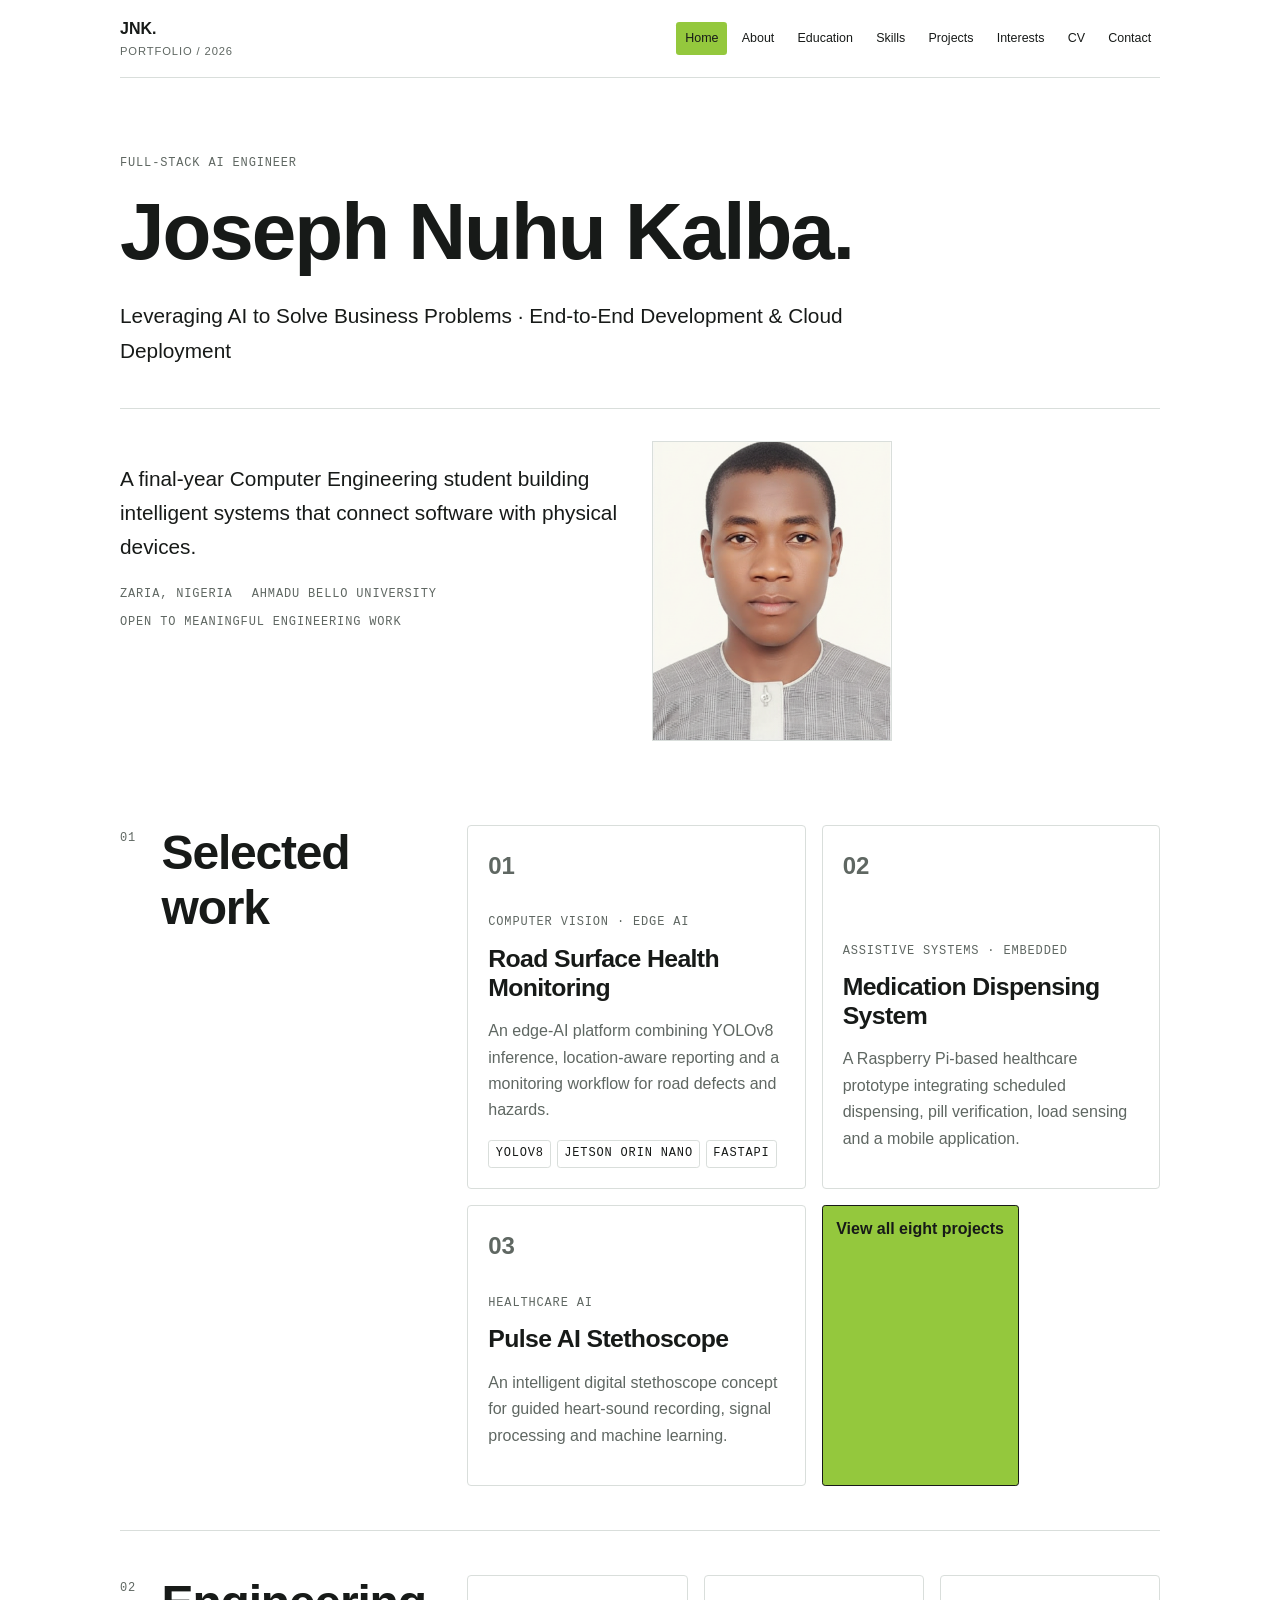
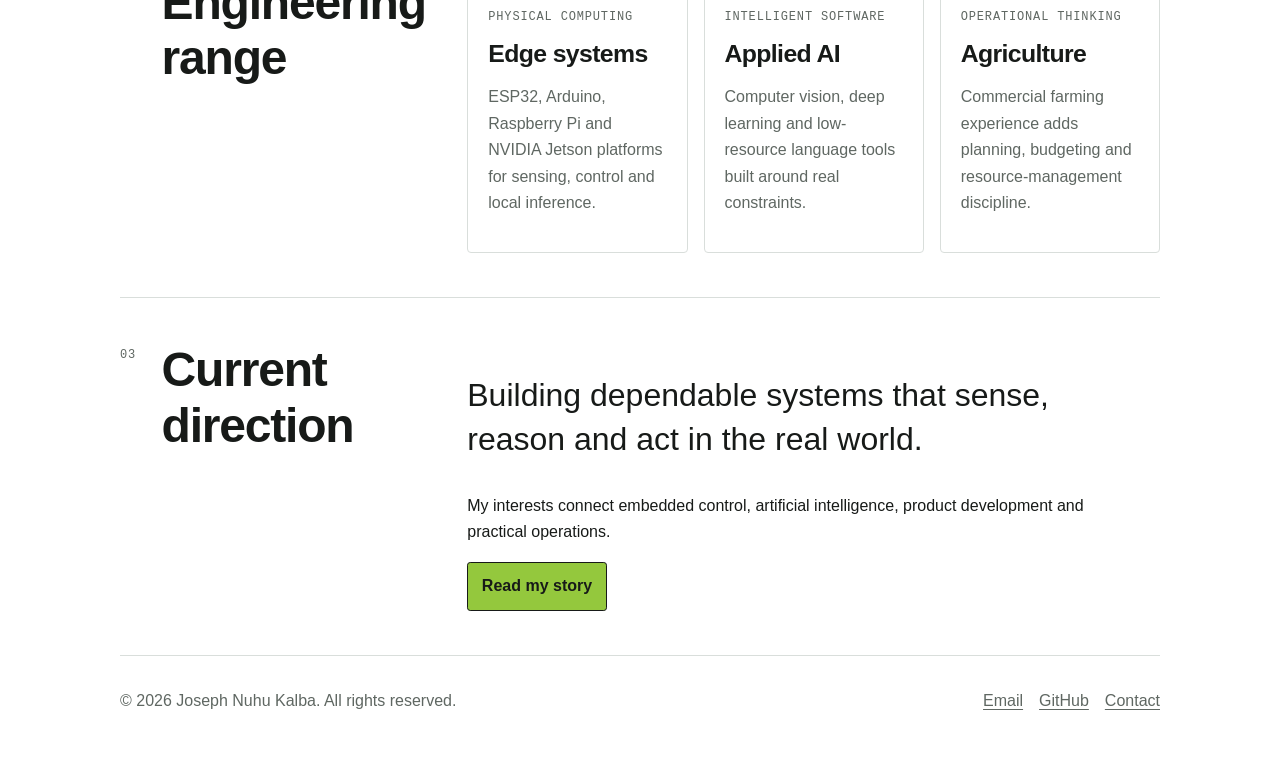
<file: index.html>
<!doctype html>
<html lang="en">
<head>
  <meta charset="utf-8">
  <meta name="viewport" content="width=device-width, initial-scale=1">
  <meta name="description" content="Portfolio of Joseph Nuhu Kalba, a future Computer Engineer building intelligent software and physical systems.">
  <title>Joseph Nuhu Kalba | Computer Engineering Portfolio</title>
  <link rel="icon" href="assets/images/favicon.svg" type="image/svg+xml"><link rel="stylesheet" href="assets/css/style.css">
  <script type="application/ld+json">{"@context":"https://schema.org","@type":"ProfilePage","mainEntity":{"@type":"Person","name":"Joseph Nuhu Kalba","email":"mailto:njkalba@engineering.abu.edu.ng","url":"https://nujoka1.github.io/joseph-kalba-portfolio/","sameAs":["https://github.com/nujoka1","https://www.linkedin.com/in/nujoka/"],"homeLocation":{"@type":"Place","name":"Zaria, Kaduna State, Nigeria"},"affiliation":{"@type":"EducationalOrganization","name":"Ahmadu Bello University, Zaria"}}}</script>
</head>
<body>
  <a class="skip-link" href="#main-content">Skip to main content</a>
  <header class="site-header"><a class="brand" href="index.html">JNK.<span>Portfolio / 2026</span></a><nav class="site-nav" aria-label="Primary navigation"><ul><li><a href="index.html" aria-current="page">Home</a></li><li><a href="about.html">About</a></li><li><a href="education.html">Education</a></li><li><a href="skills.html">Skills</a></li><li><a href="projects.html">Projects</a></li><li><a href="hobbies.html">Interests</a></li><li><a href="cv.html">CV</a></li><li><a href="contact.html">Contact</a></li></ul></nav></header>
  <main id="main-content">
    <section class="hero"><div><p class="eyebrow">Full-Stack AI Engineer</p><h1>Joseph Nuhu Kalba.</h1><p class="hero-copy">Leveraging AI to Solve Business Problems · End-to-End Development &amp; Cloud Deployment</p></div><div class="hero-bottom"><div><p class="hero-copy">A final-year Computer Engineering student building intelligent systems that connect software with physical devices.</p><div class="hero-meta meta"><span>Zaria, Nigeria</span><span>Ahmadu Bello University</span><span>Open to meaningful engineering work</span></div></div><img class="profile-portrait" src="assets/images/joseph-nuhu-kalba.png" alt="Portrait of Joseph Nuhu Kalba"></div></section>
    <section class="section"><div class="section-heading"><span class="section-index">01</span><h2>Selected work</h2></div><div class="project-grid"><article class="project-card"><span class="number">01</span><div><p class="meta">Computer vision · Edge AI</p><h3>Road Surface Health Monitoring</h3><p>An edge-AI platform combining YOLOv8 inference, location-aware reporting and a monitoring workflow for road defects and hazards.</p><div class="tags"><span class="tag">YOLOv8</span><span class="tag">Jetson Orin Nano</span><span class="tag">FastAPI</span></div></div></article><article class="project-card"><span class="number">02</span><div><p class="meta">Assistive systems · Embedded</p><h3>Medication Dispensing System</h3><p>A Raspberry Pi-based healthcare prototype integrating scheduled dispensing, pill verification, load sensing and a mobile application.</p></div></article><article class="project-card"><span class="number">03</span><div><p class="meta">Healthcare AI</p><h3>Pulse AI Stethoscope</h3><p>An intelligent digital stethoscope concept for guided heart-sound recording, signal processing and machine learning.</p></div></article><a class="button" href="projects.html">View all eight projects</a></div></section>
    <section class="section"><div class="section-heading"><span class="section-index">02</span><h2>Engineering range</h2></div><div class="grid-3"><article class="card"><p class="meta">Physical computing</p><h3>Edge systems</h3><p>ESP32, Arduino, Raspberry Pi and NVIDIA Jetson platforms for sensing, control and local inference.</p></article><article class="card"><p class="meta">Intelligent software</p><h3>Applied AI</h3><p>Computer vision, deep learning and low-resource language tools built around real constraints.</p></article><article class="card"><p class="meta">Operational thinking</p><h3>Agriculture</h3><p>Commercial farming experience adds planning, budgeting and resource-management discipline.</p></article></div></section>
    <section class="section"><div class="section-heading"><span class="section-index">03</span><h2>Current direction</h2></div><div><p class="statement">Building dependable systems that sense, reason and act in the real world.</p><p>My interests connect embedded control, artificial intelligence, product development and practical operations.</p><a class="button" href="about.html">Read my story</a></div></section>
  </main>
  <footer class="site-footer"><p>© 2026 Joseph Nuhu Kalba. All rights reserved.</p><div class="footer-links"><a href="mailto:njkalba@engineering.abu.edu.ng">Email</a><a href="https://github.com/nujoka1">GitHub</a><a href="contact.html">Contact</a></div></footer>
</body>
</html>
</file>
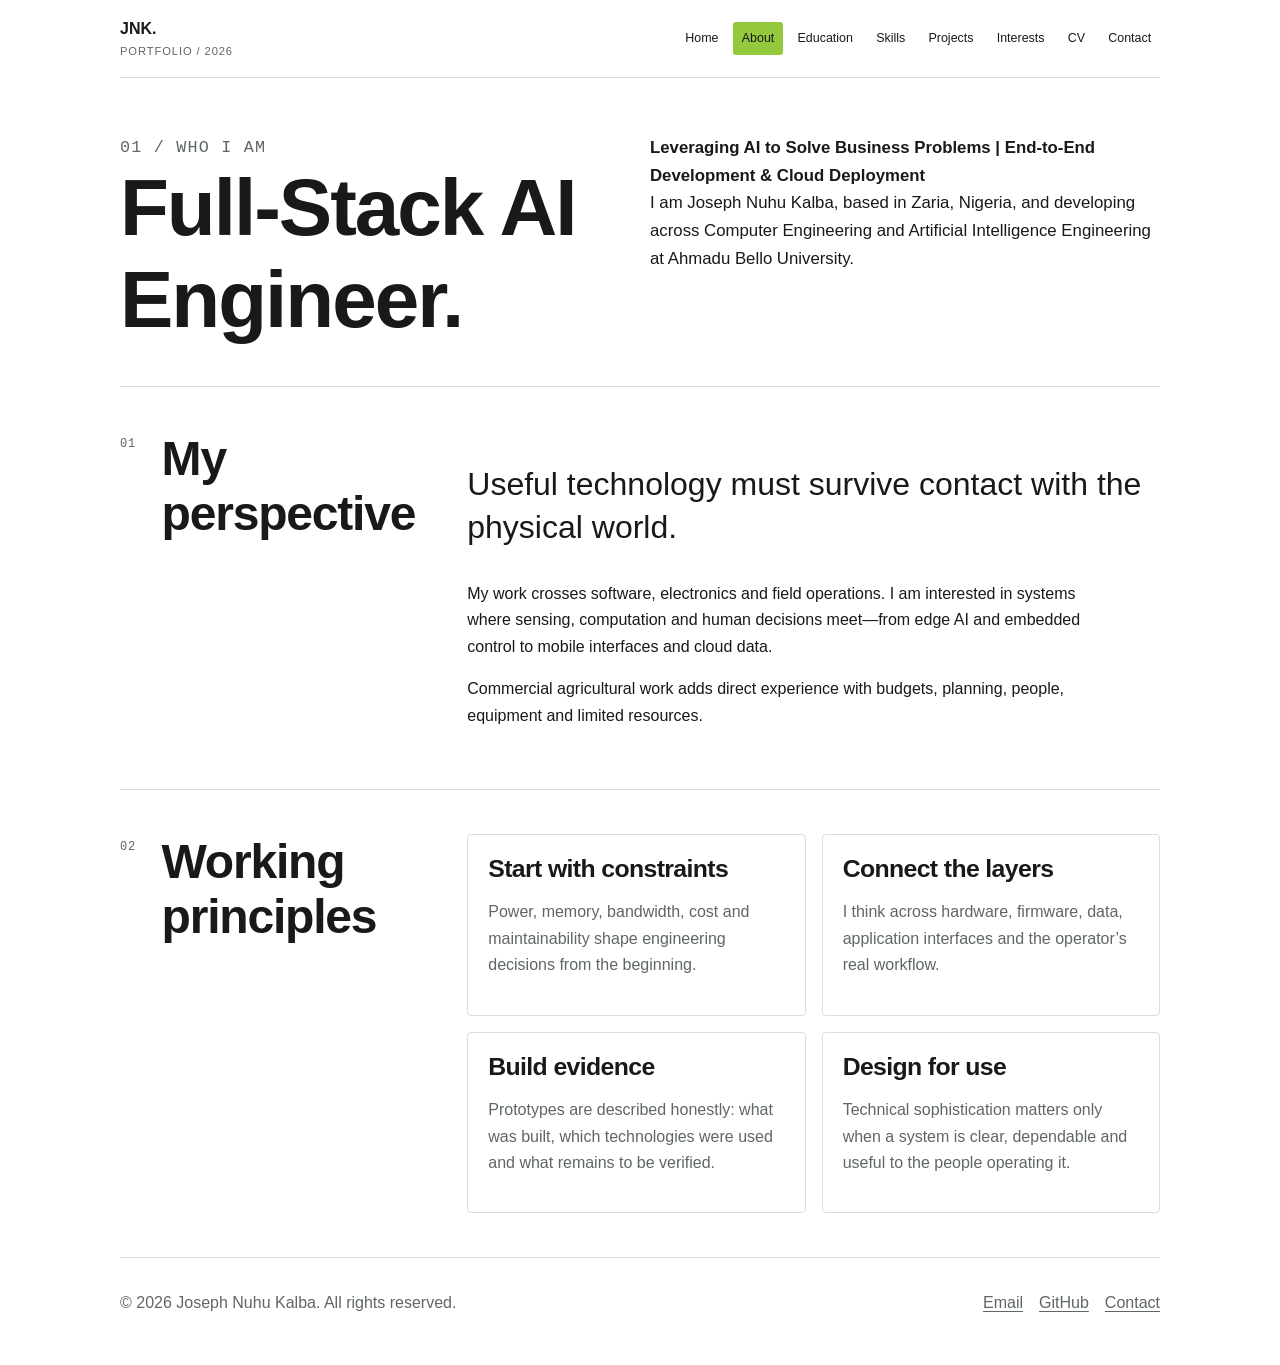
<file: about.html>
<!doctype html>
<html lang="en"><head><meta charset="utf-8"><meta name="viewport" content="width=device-width, initial-scale=1"><meta name="description" content="About Joseph Nuhu Kalba and his approach to computer engineering, AI and physical systems."><title>About Me | Joseph Nuhu Kalba</title><link rel="icon" href="assets/images/favicon.svg" type="image/svg+xml"><link rel="stylesheet" href="assets/css/style.css"><script type="application/ld+json">{"@context":"https://schema.org","@type":"ProfilePage","name":"About Joseph Nuhu Kalba","mainEntity":{"@type":"Person","name":"Joseph Nuhu Kalba","jobTitle":"Computer Engineering Student","description":"Engineer and builder working where intelligent software meets physical systems."}}</script></head>
<body><a class="skip-link" href="#main-content">Skip to main content</a><header class="site-header"><a class="brand" href="index.html">JNK.<span>Portfolio / 2026</span></a><nav class="site-nav" aria-label="Primary navigation"><ul><li><a href="index.html">Home</a></li><li><a href="about.html" aria-current="page">About</a></li><li><a href="education.html">Education</a></li><li><a href="skills.html">Skills</a></li><li><a href="projects.html">Projects</a></li><li><a href="hobbies.html">Interests</a></li><li><a href="cv.html">CV</a></li><li><a href="contact.html">Contact</a></li></ul></nav></header>
<main id="main-content"><header class="page-intro"><div><p class="eyebrow">01 / Who I am</p><h1>Full-Stack AI Engineer.</h1></div><p><strong>Leveraging AI to Solve Business Problems | End-to-End Development &amp; Cloud Deployment</strong><br>I am Joseph Nuhu Kalba, based in Zaria, Nigeria, and developing across Computer Engineering and Artificial Intelligence Engineering at Ahmadu Bello University.</p></header>
<section class="section"><div class="section-heading"><span class="section-index">01</span><h2>My perspective</h2></div><div><p class="statement">Useful technology must survive contact with the physical world.</p><p>My work crosses software, electronics and field operations. I am interested in systems where sensing, computation and human decisions meet—from edge AI and embedded control to mobile interfaces and cloud data.</p><p>Commercial agricultural work adds direct experience with budgets, planning, people, equipment and limited resources.</p></div></section>
<section class="section"><div class="section-heading"><span class="section-index">02</span><h2>Working principles</h2></div><div class="grid-2"><article class="card"><h3>Start with constraints</h3><p>Power, memory, bandwidth, cost and maintainability shape engineering decisions from the beginning.</p></article><article class="card"><h3>Connect the layers</h3><p>I think across hardware, firmware, data, application interfaces and the operator’s real workflow.</p></article><article class="card"><h3>Build evidence</h3><p>Prototypes are described honestly: what was built, which technologies were used and what remains to be verified.</p></article><article class="card"><h3>Design for use</h3><p>Technical sophistication matters only when a system is clear, dependable and useful to the people operating it.</p></article></div></section></main>
<footer class="site-footer"><p>© 2026 Joseph Nuhu Kalba. All rights reserved.</p><div class="footer-links"><a href="mailto:njkalba@engineering.abu.edu.ng">Email</a><a href="https://github.com/nujoka1">GitHub</a><a href="contact.html">Contact</a></div></footer></body></html>
</file>
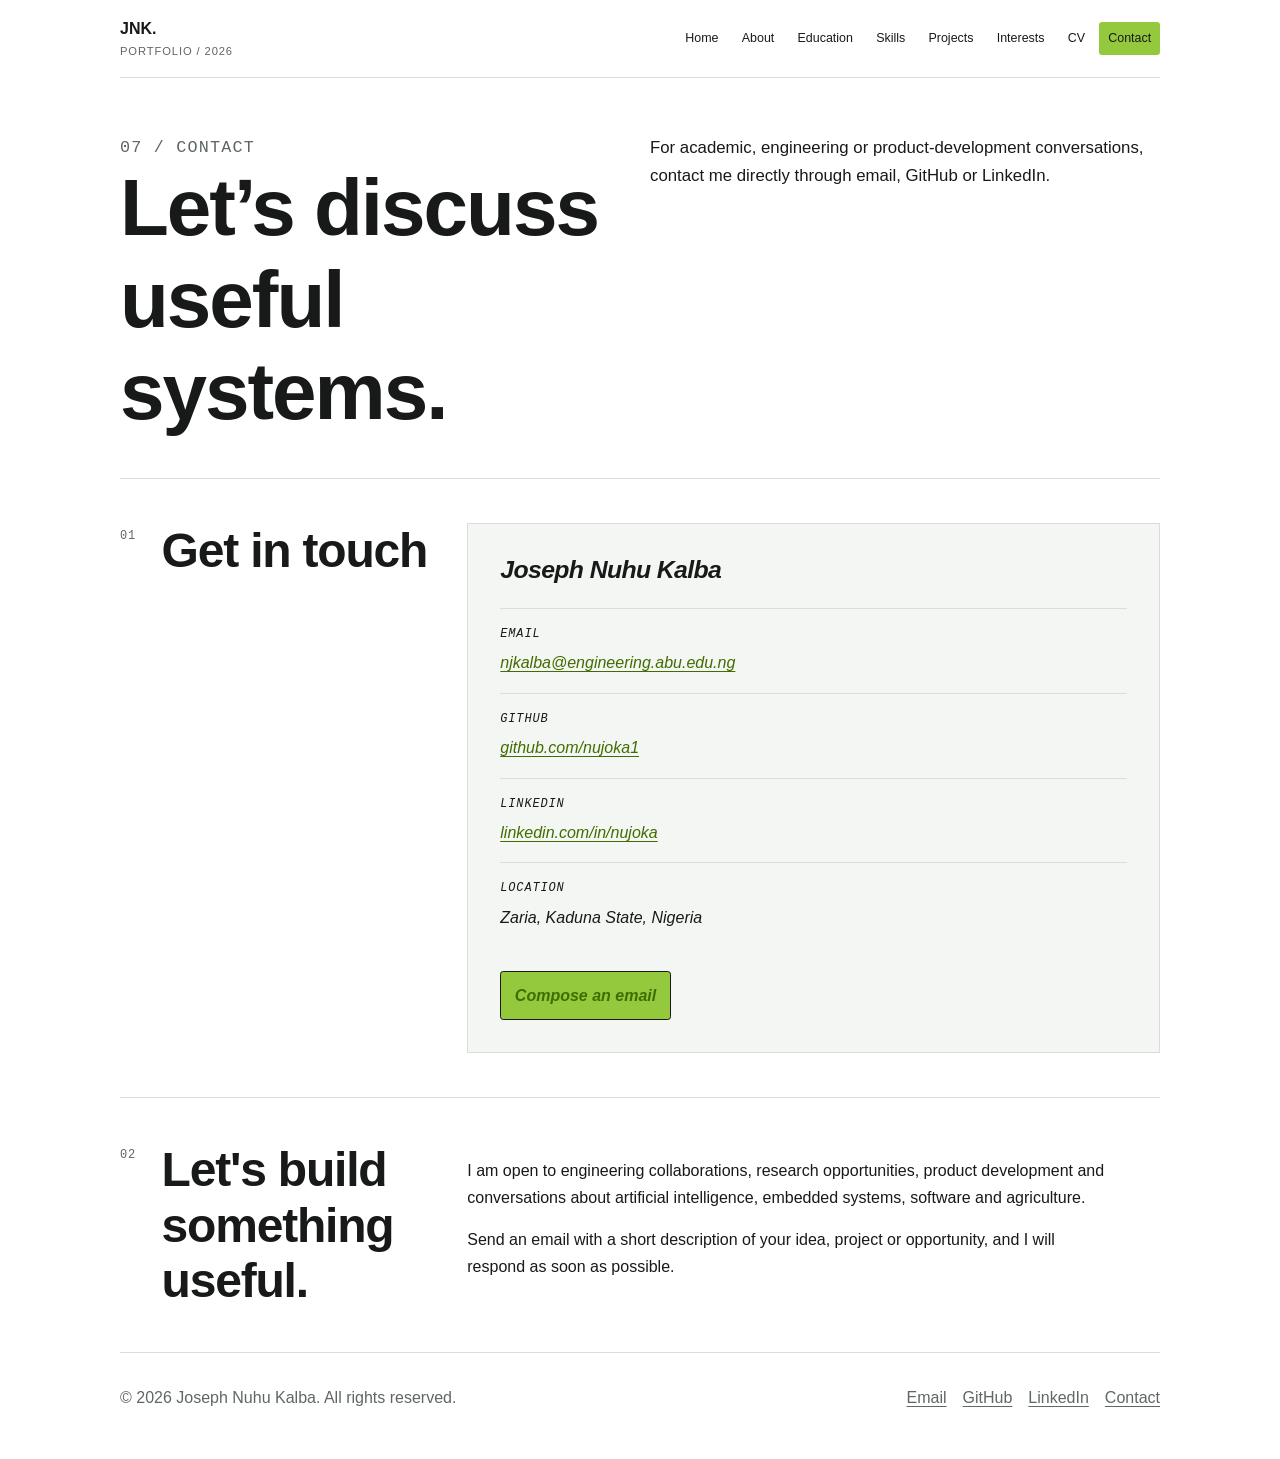
<file: contact.html>
<!doctype html>
<html lang="en">
<head>
  <meta charset="utf-8">
  <meta name="viewport" content="width=device-width, initial-scale=1">
  <meta name="description" content="Contact Joseph Nuhu Kalba for computer engineering, AI and embedded-systems conversations.">
  <title>Contact Me | Joseph Nuhu Kalba</title>
  <link rel="icon" href="assets/images/favicon.svg" type="image/svg+xml">
  <link rel="stylesheet" href="assets/css/style.css">
  <script type="application/ld+json">{"@context":"https://schema.org","@type":"ContactPage","name":"Contact Joseph Nuhu Kalba","mainEntity":{"@type":"Person","name":"Joseph Nuhu Kalba","email":"mailto:njkalba@engineering.abu.edu.ng","sameAs":["https://github.com/nujoka1","https://www.linkedin.com/in/nujoka/"]}}</script>
</head>
<body>
  <a class="skip-link" href="#main-content">Skip to main content</a>
  <header class="site-header"><a class="brand" href="index.html">JNK.<span>Portfolio / 2026</span></a><nav class="site-nav" aria-label="Primary navigation"><ul><li><a href="index.html">Home</a></li><li><a href="about.html">About</a></li><li><a href="education.html">Education</a></li><li><a href="skills.html">Skills</a></li><li><a href="projects.html">Projects</a></li><li><a href="hobbies.html">Interests</a></li><li><a href="cv.html">CV</a></li><li><a href="contact.html" aria-current="page">Contact</a></li></ul></nav></header>
  <main id="main-content">
    <header class="page-intro"><div><p class="eyebrow">07 / Contact</p><h1>Let’s discuss useful systems.</h1></div><p>For academic, engineering or product-development conversations, contact me directly through email, GitHub or LinkedIn.</p></header>
    <section class="section"><div class="section-heading"><span class="section-index">01</span><h2>Get in touch</h2></div><address class="contact-panel"><h3>Joseph Nuhu Kalba</h3><ul class="contact-list"><li><span class="meta">Email</span><a href="mailto:njkalba@engineering.abu.edu.ng">njkalba@engineering.abu.edu.ng</a></li><li><span class="meta">GitHub</span><a href="https://github.com/nujoka1">github.com/nujoka1</a></li><li><span class="meta">LinkedIn</span><a href="https://www.linkedin.com/in/nujoka/">linkedin.com/in/nujoka</a></li><li><span class="meta">Location</span><span>Zaria, Kaduna State, Nigeria</span></li></ul><a class="button" href="mailto:njkalba@engineering.abu.edu.ng?subject=Portfolio%20enquiry">Compose an email</a></address></section>
    <section class="section"><div class="section-heading"><span class="section-index">02</span><h2>Let's build something useful.</h2></div><div><p>I am open to engineering collaborations, research opportunities, product development and conversations about artificial intelligence, embedded systems, software and agriculture.</p><p>Send an email with a short description of your idea, project or opportunity, and I will respond as soon as possible.</p></div></section>
  </main>
  <footer class="site-footer"><p>© 2026 Joseph Nuhu Kalba. All rights reserved.</p><div class="footer-links"><a href="mailto:njkalba@engineering.abu.edu.ng">Email</a><a href="https://github.com/nujoka1">GitHub</a><a href="https://www.linkedin.com/in/nujoka/">LinkedIn</a><a href="contact.html">Contact</a></div></footer>
</body>
</html>
</file>
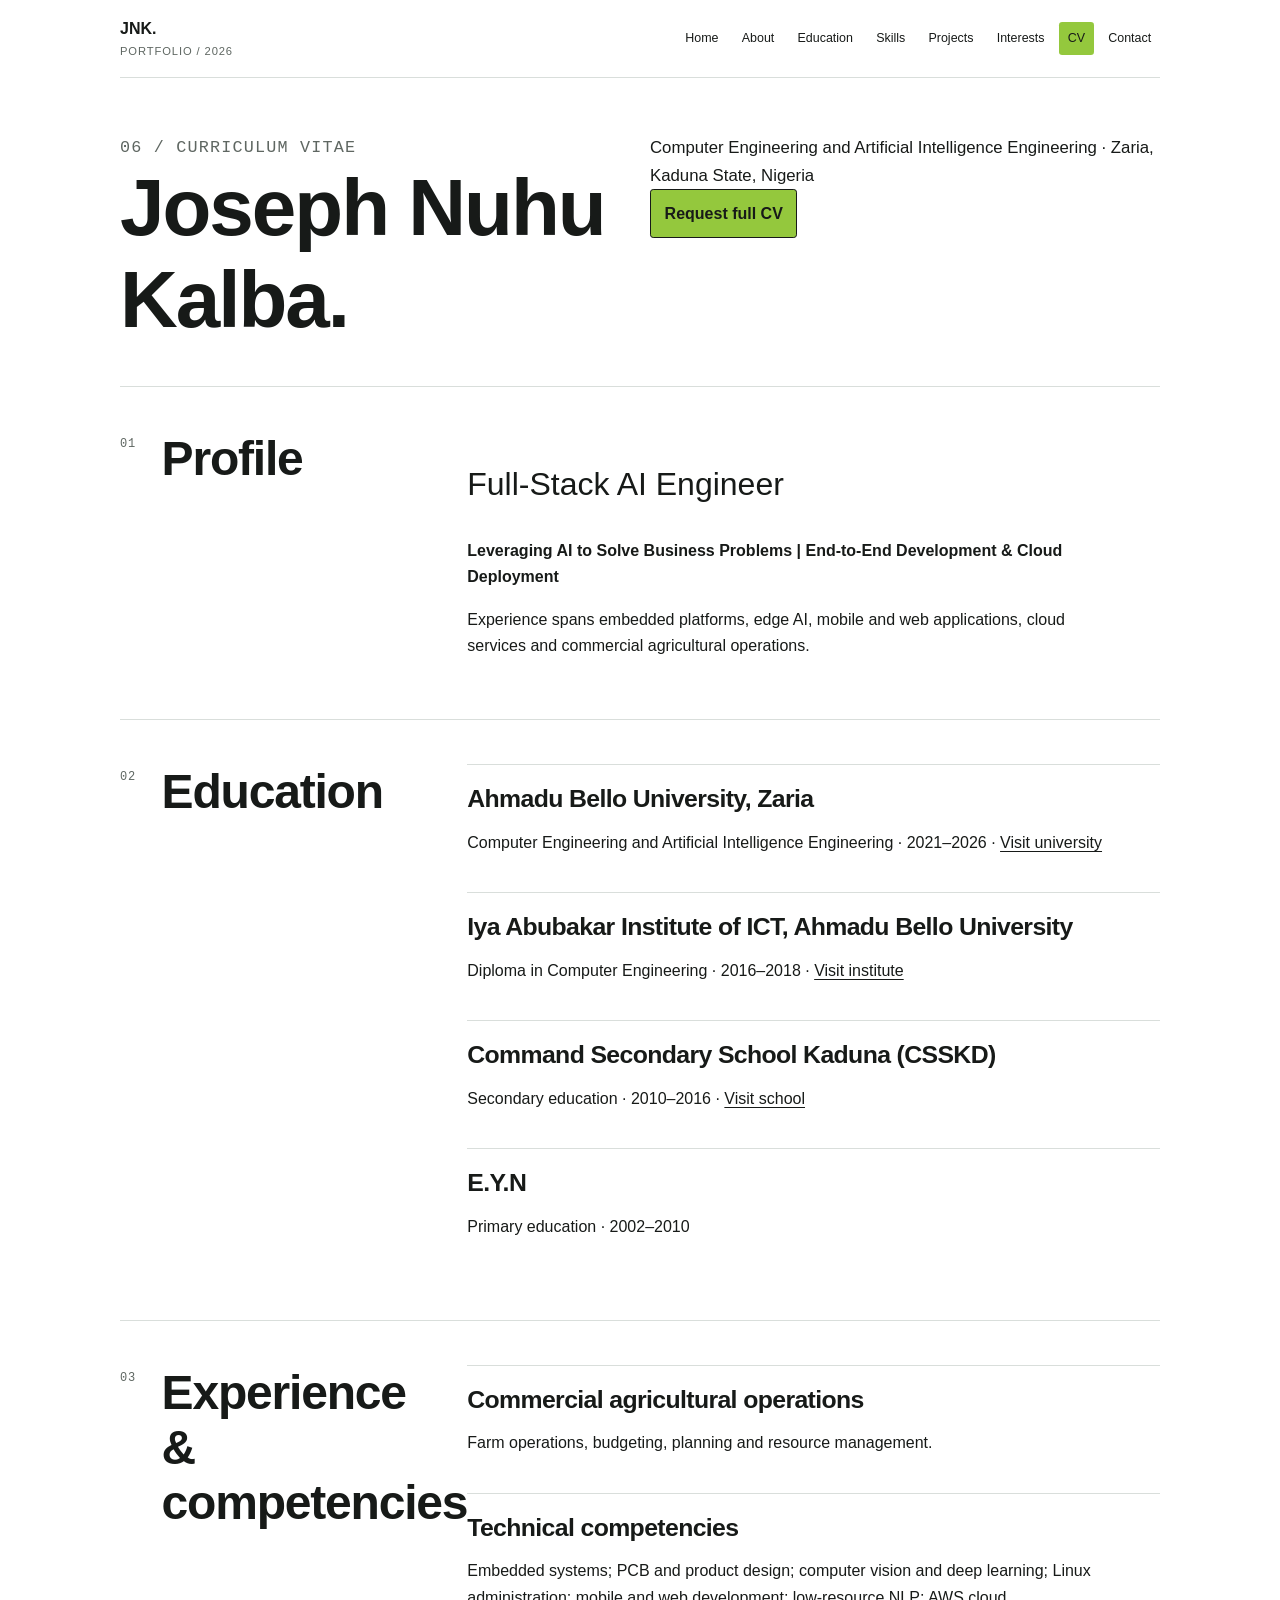
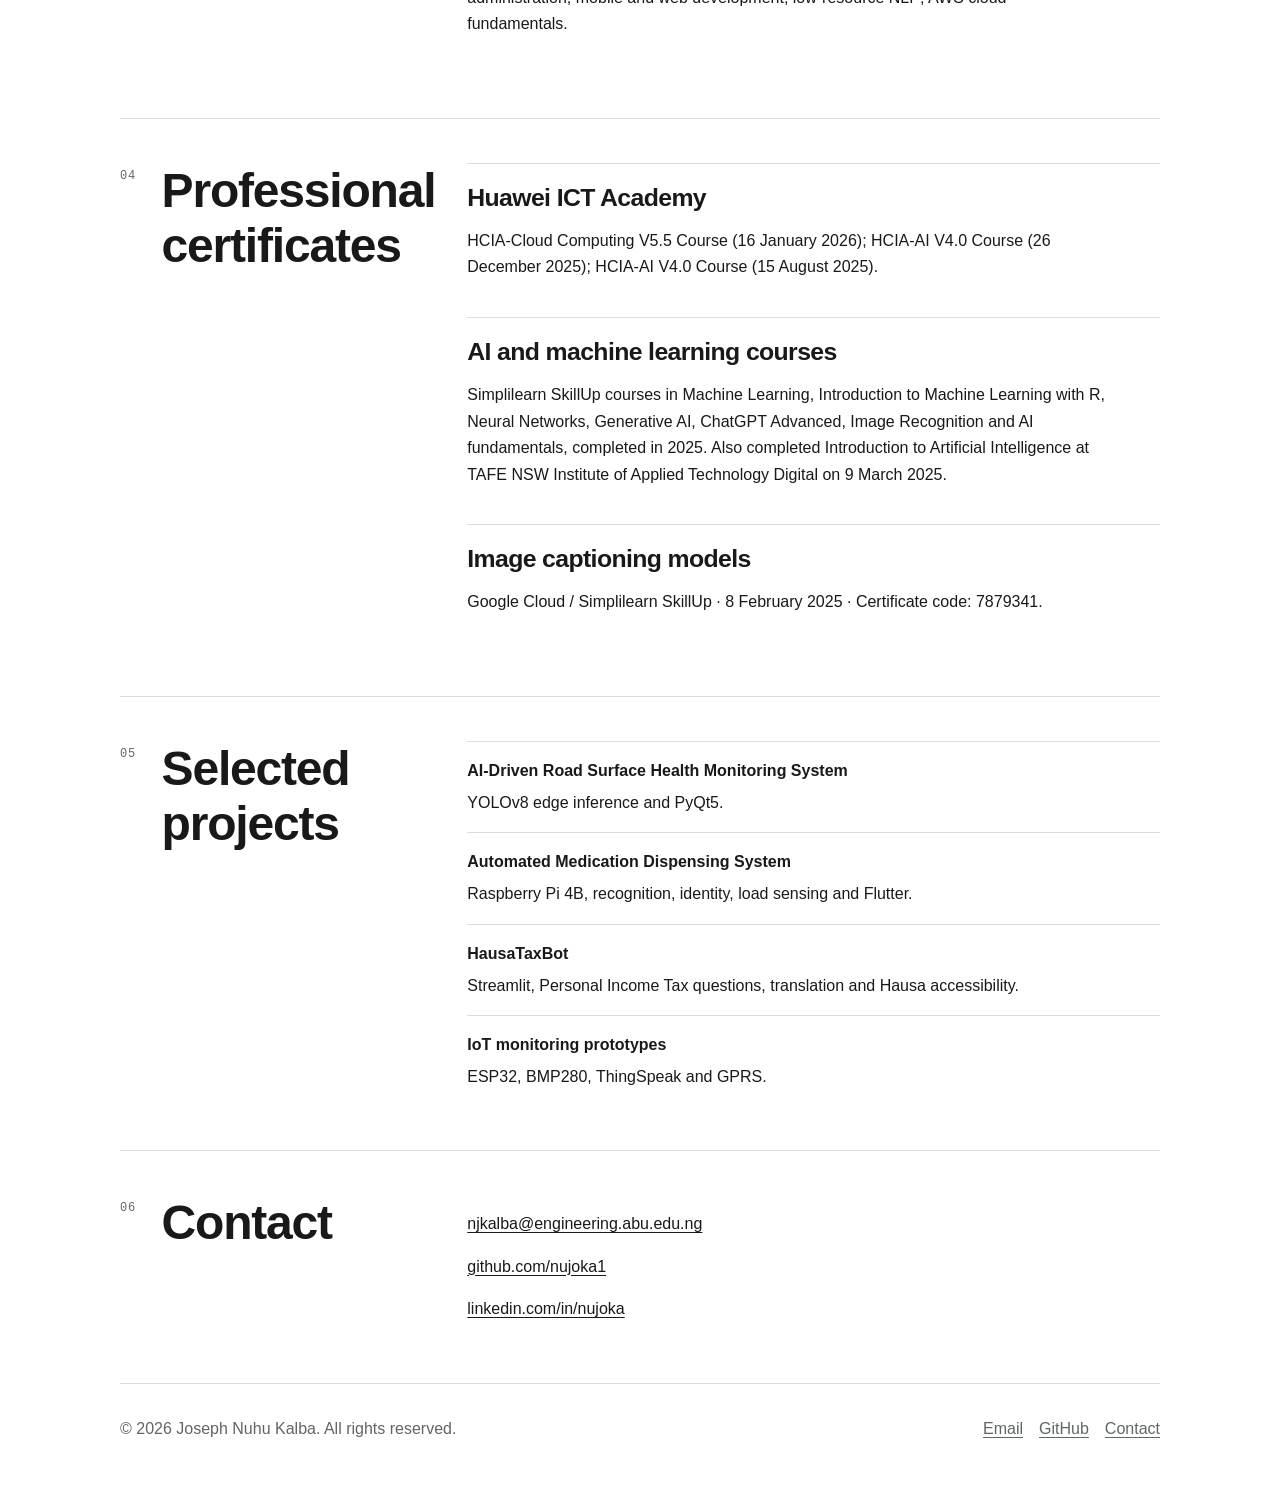
<file: cv.html>
<!doctype html>
<html lang="en">
<head>
  <meta charset="utf-8">
  <meta name="viewport" content="width=device-width, initial-scale=1">
  <meta name="description" content="Web curriculum vitae of Joseph Nuhu Kalba, future Computer Engineer and AI builder.">
  <title>Curriculum Vitae | Joseph Nuhu Kalba</title>
  <link rel="icon" href="assets/images/favicon.svg" type="image/svg+xml">
  <link rel="stylesheet" href="assets/css/style.css">
  <script type="application/ld+json">{"@context":"https://schema.org","@type":"ProfilePage","name":"Curriculum Vitae of Joseph Nuhu Kalba","mainEntity":{"@type":"Person","name":"Joseph Nuhu Kalba","email":"njkalba@engineering.abu.edu.ng","homeLocation":"Zaria, Kaduna State, Nigeria","knowsAbout":["Computer Engineering","Artificial Intelligence Engineering","Embedded Systems","Commercial Agriculture"]}}</script>
</head>
<body>
  <a class="skip-link" href="#main-content">Skip to main content</a>
  <header class="site-header"><a class="brand" href="index.html">JNK.<span>Portfolio / 2026</span></a><nav class="site-nav" aria-label="Primary navigation"><ul><li><a href="index.html">Home</a></li><li><a href="about.html">About</a></li><li><a href="education.html">Education</a></li><li><a href="skills.html">Skills</a></li><li><a href="projects.html">Projects</a></li><li><a href="hobbies.html">Interests</a></li><li><a href="cv.html" aria-current="page">CV</a></li><li><a href="contact.html">Contact</a></li></ul></nav></header>
  <main id="main-content">
    <header class="page-intro"><div><p class="eyebrow">06 / Curriculum vitae</p><h1>Joseph Nuhu Kalba.</h1></div><div><p>Computer Engineering and Artificial Intelligence Engineering · Zaria, Kaduna State, Nigeria</p><a class="button" href="mailto:njkalba@engineering.abu.edu.ng">Request full CV</a></div></header>
    <section class="section"><div class="section-heading"><span class="section-index">01</span><h2>Profile</h2></div><div><p class="statement">Full-Stack AI Engineer</p><p><strong>Leveraging AI to Solve Business Problems | End-to-End Development &amp; Cloud Deployment</strong></p><p>Experience spans embedded platforms, edge AI, mobile and web applications, cloud services and commercial agricultural operations.</p></div></section>
    <section class="section"><div class="section-heading"><span class="section-index">02</span><h2>Education</h2></div><div><article class="cv-block"><h3>Ahmadu Bello University, Zaria</h3><p>Computer Engineering and Artificial Intelligence Engineering · 2021–2026 · <a href="https://abu.edu.ng/">Visit university</a></p></article><article class="cv-block"><h3>Iya Abubakar Institute of ICT, Ahmadu Bello University</h3><p>Diploma in Computer Engineering · 2016–2018 · <a href="https://institutes.abu.edu.ng/iaiict/">Visit institute</a></p></article><article class="cv-block"><h3>Command Secondary School Kaduna (CSSKD)</h3><p>Secondary education · 2010–2016 · <a href="https://www.dcss.sch.ng/">Visit school</a></p></article><article class="cv-block"><h3>E.Y.N</h3><p>Primary education · 2002–2010</p></article></div></section>
    <section class="section"><div class="section-heading"><span class="section-index">03</span><h2>Experience &amp; competencies</h2></div><div><article class="cv-block"><h3>Commercial agricultural operations</h3><p>Farm operations, budgeting, planning and resource management.</p></article><article class="cv-block"><h3>Technical competencies</h3><p>Embedded systems; PCB and product design; computer vision and deep learning; Linux administration; mobile and web development; low-resource NLP; AWS cloud fundamentals.</p></article></div></section>
    <section class="section"><div class="section-heading"><span class="section-index">04</span><h2>Professional certificates</h2></div><div><article class="cv-block"><h3>Huawei ICT Academy</h3><p>HCIA-Cloud Computing V5.5 Course (16 January 2026); HCIA-AI V4.0 Course (26 December 2025); HCIA-AI V4.0 Course (15 August 2025).</p></article><article class="cv-block"><h3>AI and machine learning courses</h3><p>Simplilearn SkillUp courses in Machine Learning, Introduction to Machine Learning with R, Neural Networks, Generative AI, ChatGPT Advanced, Image Recognition and AI fundamentals, completed in 2025. Also completed Introduction to Artificial Intelligence at TAFE NSW Institute of Applied Technology Digital on 9 March 2025.</p></article><article class="cv-block"><h3>Image captioning models</h3><p>Google Cloud / Simplilearn SkillUp · 8 February 2025 · Certificate code: 7879341.</p></article></div></section>
    <section class="section"><div class="section-heading"><span class="section-index">05</span><h2>Selected projects</h2></div><ul class="fact-list"><li><strong>AI-Driven Road Surface Health Monitoring System</strong><span>YOLOv8 edge inference and PyQt5.</span></li><li><strong>Automated Medication Dispensing System</strong><span>Raspberry Pi 4B, recognition, identity, load sensing and Flutter.</span></li><li><strong>HausaTaxBot</strong><span>Streamlit, Personal Income Tax questions, translation and Hausa accessibility.</span></li><li><strong>IoT monitoring prototypes</strong><span>ESP32, BMP280, ThingSpeak and GPRS.</span></li></ul></section>
    <section class="section"><div class="section-heading"><span class="section-index">06</span><h2>Contact</h2></div><div><p><a href="mailto:njkalba@engineering.abu.edu.ng">njkalba@engineering.abu.edu.ng</a></p><p><a href="https://github.com/nujoka1">github.com/nujoka1</a></p><p><a href="https://www.linkedin.com/in/nujoka/">linkedin.com/in/nujoka</a></p></div></section>
  </main>
  <footer class="site-footer"><p>© 2026 Joseph Nuhu Kalba. All rights reserved.</p><div class="footer-links"><a href="mailto:njkalba@engineering.abu.edu.ng">Email</a><a href="https://github.com/nujoka1">GitHub</a><a href="contact.html">Contact</a></div></footer>
</body>
</html>
</file>
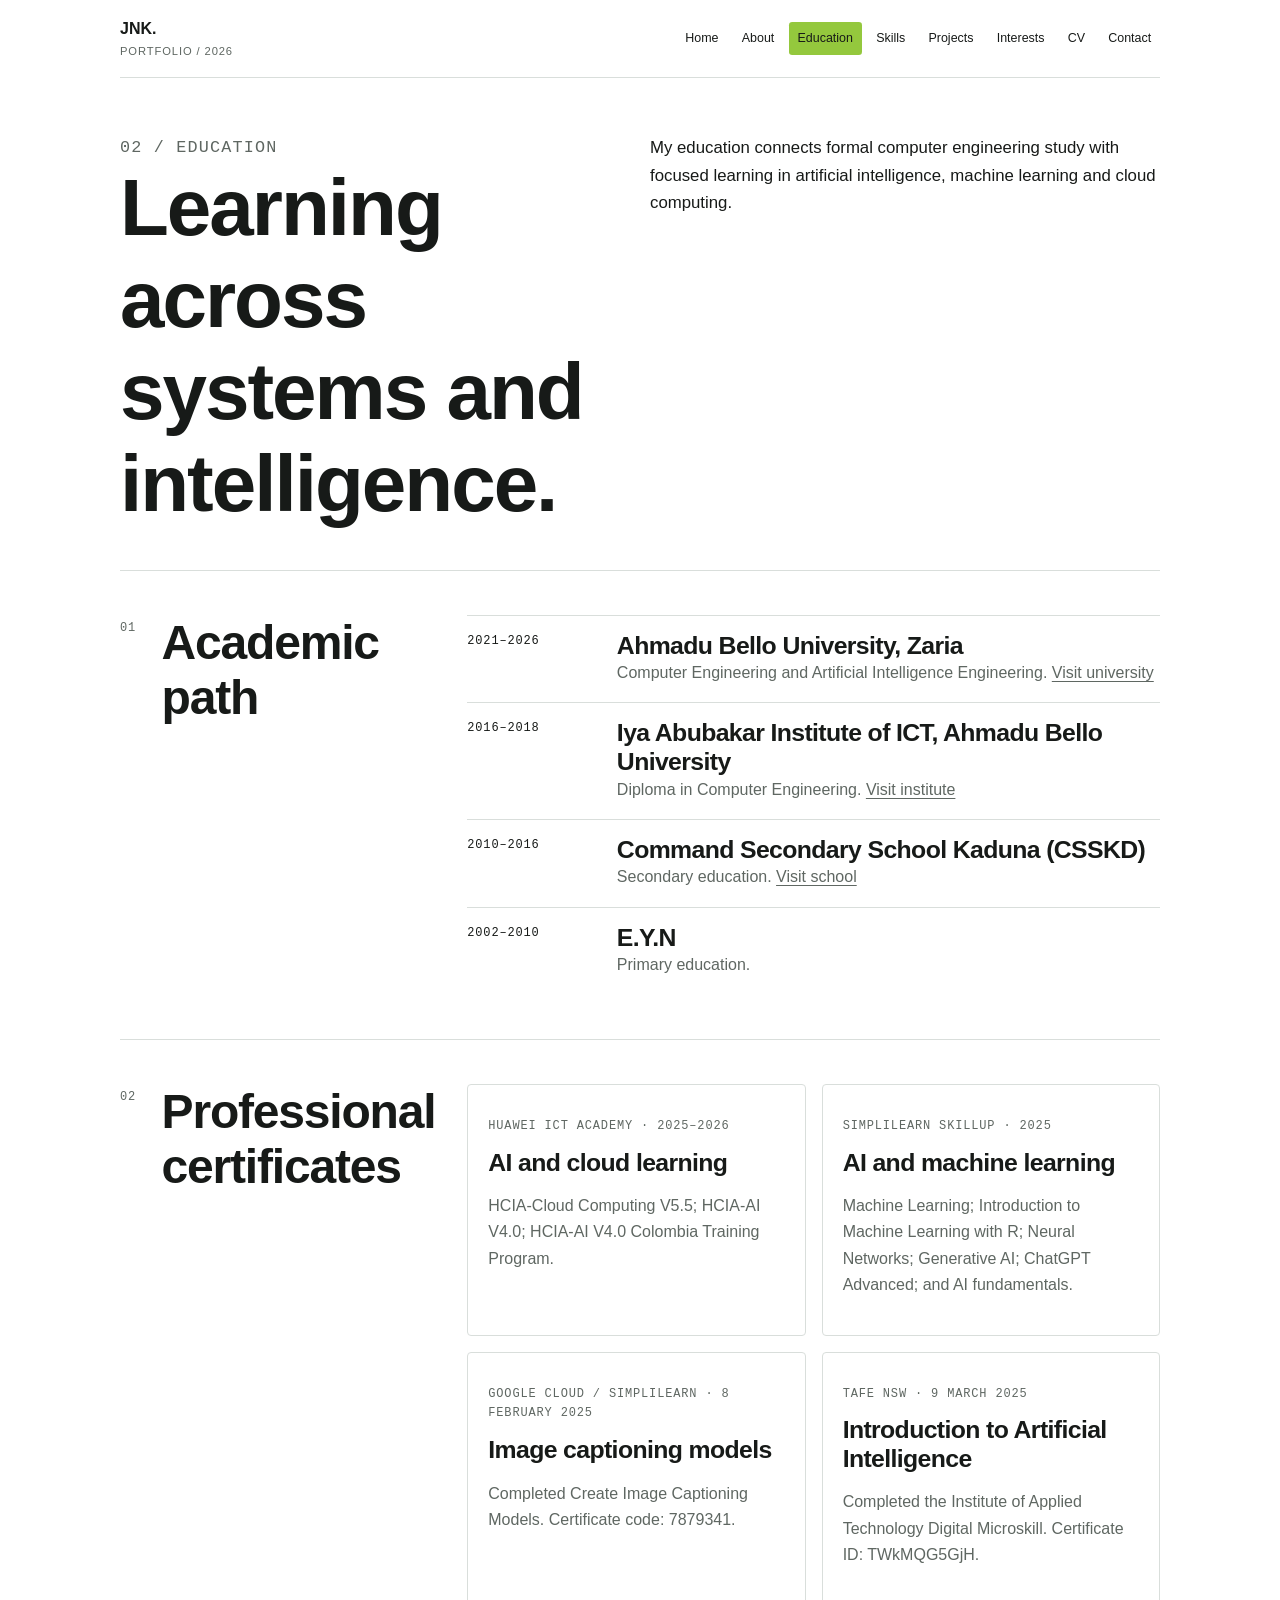
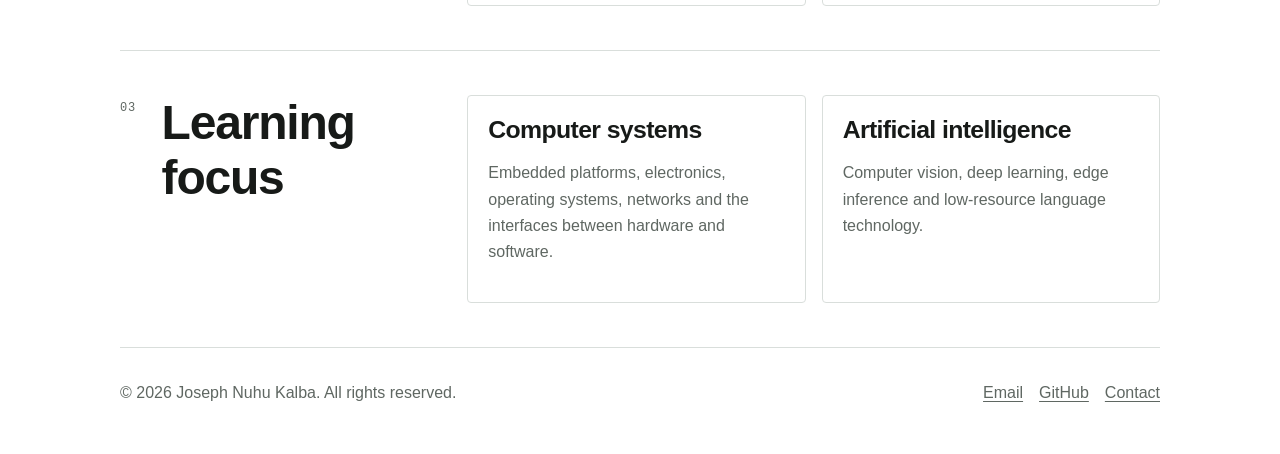
<file: education.html>
<!doctype html>
<html lang="en">
<head>
  <meta charset="utf-8">
  <meta name="viewport" content="width=device-width, initial-scale=1">
  <meta name="description" content="Educational background and professional certificates of Joseph Nuhu Kalba.">
  <title>Education | Joseph Nuhu Kalba</title>
  <link rel="icon" href="assets/images/favicon.svg" type="image/svg+xml">
  <link rel="stylesheet" href="assets/css/style.css">
  <script type="application/ld+json">{"@context":"https://schema.org","@type":"ProfilePage","name":"Educational Background","about":{"@type":"Person","name":"Joseph Nuhu Kalba"},"mentions":[{"@type":"EducationalOrganization","name":"Ahmadu Bello University, Zaria"},{"@type":"EducationalOrganization","name":"Command Secondary School Kaduna (CSSKD)"},{"@type":"EducationalOrganization","name":"E.Y.N"}]}</script>
</head>
<body>
  <a class="skip-link" href="#main-content">Skip to main content</a>
  <header class="site-header"><a class="brand" href="index.html">JNK.<span>Portfolio / 2026</span></a><nav class="site-nav" aria-label="Primary navigation"><ul><li><a href="index.html">Home</a></li><li><a href="about.html">About</a></li><li><a href="education.html" aria-current="page">Education</a></li><li><a href="skills.html">Skills</a></li><li><a href="projects.html">Projects</a></li><li><a href="hobbies.html">Interests</a></li><li><a href="cv.html">CV</a></li><li><a href="contact.html">Contact</a></li></ul></nav></header>
  <main id="main-content">
    <header class="page-intro"><div><p class="eyebrow">02 / Education</p><h1>Learning across systems and intelligence.</h1></div><p>My education connects formal computer engineering study with focused learning in artificial intelligence, machine learning and cloud computing.</p></header>
    <section class="section"><div class="section-heading"><span class="section-index">01</span><h2>Academic path</h2></div><ol class="timeline"><li><span class="meta">2021–2026</span><div><h3>Ahmadu Bello University, Zaria</h3><p>Computer Engineering and Artificial Intelligence Engineering. <a href="https://abu.edu.ng/">Visit university</a></p></div></li><li><span class="meta">2016–2018</span><div><h3>Iya Abubakar Institute of ICT, Ahmadu Bello University</h3><p>Diploma in Computer Engineering. <a href="https://institutes.abu.edu.ng/iaiict/">Visit institute</a></p></div></li><li><span class="meta">2010–2016</span><div><h3>Command Secondary School Kaduna (CSSKD)</h3><p>Secondary education. <a href="https://www.dcss.sch.ng/">Visit school</a></p></div></li><li><span class="meta">2002–2010</span><div><h3>E.Y.N</h3><p>Primary education.</p></div></li></ol></section>
    <section class="section"><div class="section-heading"><span class="section-index">02</span><h2>Professional certificates</h2></div><div class="grid-2"><article class="card"><p class="meta">Huawei ICT Academy · 2025–2026</p><h3>AI and cloud learning</h3><p>HCIA-Cloud Computing V5.5; HCIA-AI V4.0; HCIA-AI V4.0 Colombia Training Program.</p></article><article class="card"><p class="meta">Simplilearn SkillUp · 2025</p><h3>AI and machine learning</h3><p>Machine Learning; Introduction to Machine Learning with R; Neural Networks; Generative AI; ChatGPT Advanced; and AI fundamentals.</p></article><article class="card"><p class="meta">Google Cloud / Simplilearn · 8 February 2025</p><h3>Image captioning models</h3><p>Completed Create Image Captioning Models. Certificate code: 7879341.</p></article><article class="card"><p class="meta">TAFE NSW · 9 March 2025</p><h3>Introduction to Artificial Intelligence</h3><p>Completed the Institute of Applied Technology Digital Microskill. Certificate ID: TWkMQG5GjH.</p></article></div></section>
    <section class="section"><div class="section-heading"><span class="section-index">03</span><h2>Learning focus</h2></div><div class="grid-2"><article class="card"><h3>Computer systems</h3><p>Embedded platforms, electronics, operating systems, networks and the interfaces between hardware and software.</p></article><article class="card"><h3>Artificial intelligence</h3><p>Computer vision, deep learning, edge inference and low-resource language technology.</p></article></div></section>
  </main>
  <footer class="site-footer"><p>© 2026 Joseph Nuhu Kalba. All rights reserved.</p><div class="footer-links"><a href="mailto:njkalba@engineering.abu.edu.ng">Email</a><a href="https://github.com/nujoka1">GitHub</a><a href="contact.html">Contact</a></div></footer>
</body>
</html>
</file>
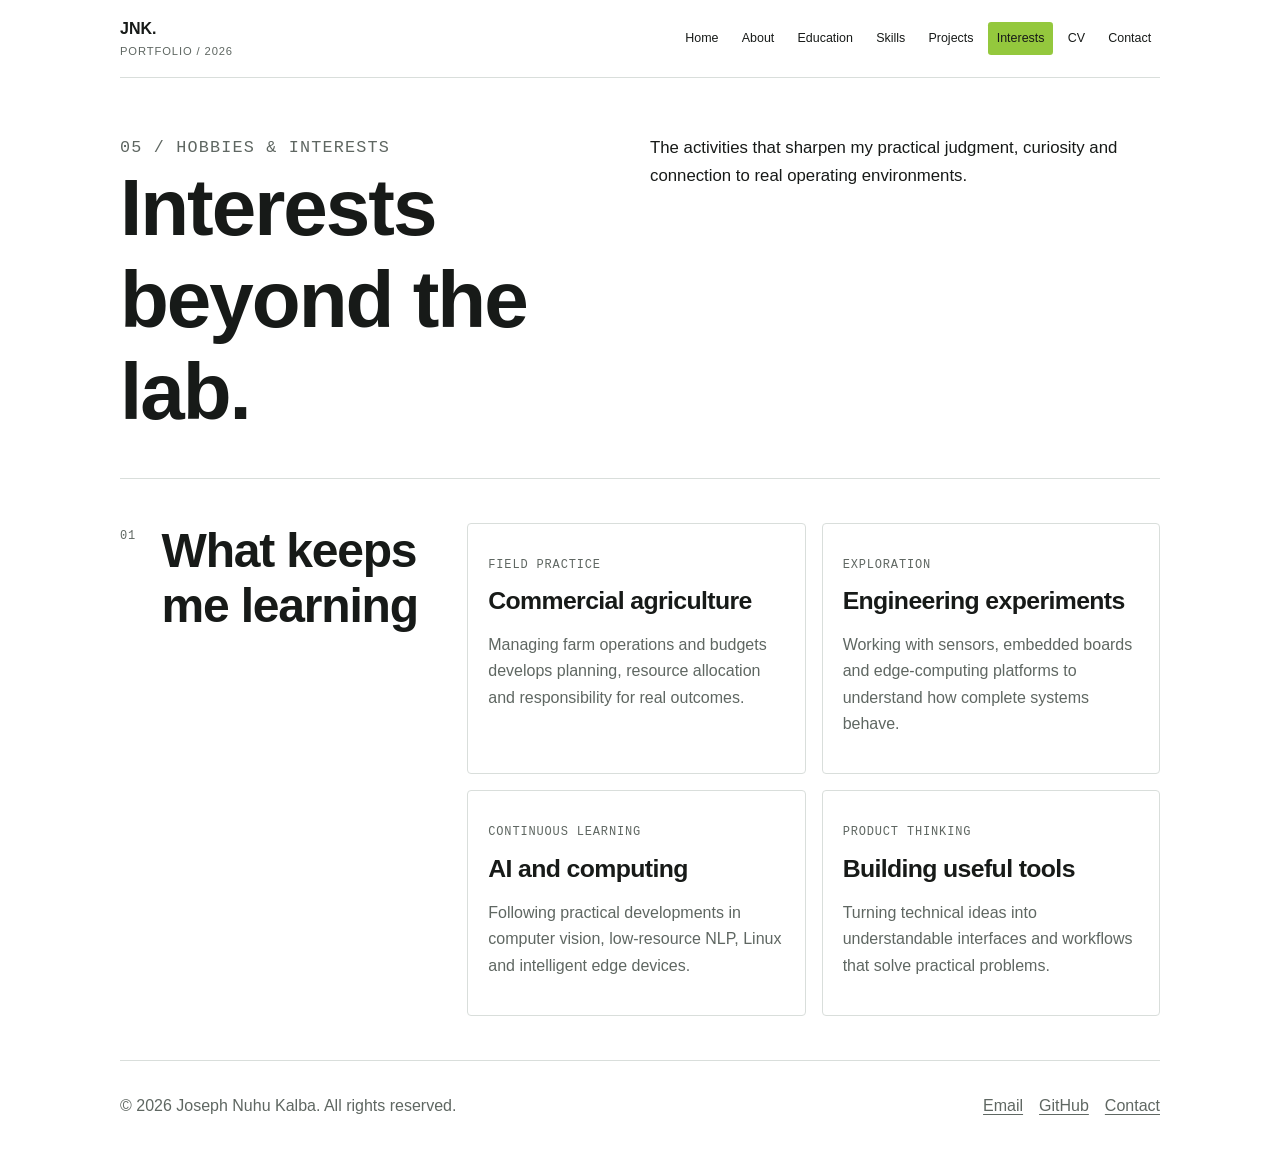
<file: hobbies.html>
<!doctype html><html lang="en"><head><meta charset="utf-8"><meta name="viewport" content="width=device-width, initial-scale=1"><meta name="description" content="Hobbies and interests that shape Joseph Nuhu Kalba's engineering perspective."><title>Hobbies and Interests | Joseph Nuhu Kalba</title><link rel="icon" href="assets/images/favicon.svg" type="image/svg+xml"><link rel="stylesheet" href="assets/css/style.css"><script type="application/ld+json">{"@context":"https://schema.org","@type":"ProfilePage","name":"Hobbies and Interests","about":{"@type":"Person","name":"Joseph Nuhu Kalba","knowsAbout":["Agriculture","Embedded systems","Artificial intelligence","Product building"]}}</script></head><body><a class="skip-link" href="#main-content">Skip to main content</a><header class="site-header"><a class="brand" href="index.html">JNK.<span>Portfolio / 2026</span></a><nav class="site-nav" aria-label="Primary navigation"><ul><li><a href="index.html">Home</a></li><li><a href="about.html">About</a></li><li><a href="education.html">Education</a></li><li><a href="skills.html">Skills</a></li><li><a href="projects.html">Projects</a></li><li><a href="hobbies.html" aria-current="page">Interests</a></li><li><a href="cv.html">CV</a></li><li><a href="contact.html">Contact</a></li></ul></nav></header><main id="main-content"><header class="page-intro"><div><p class="eyebrow">05 / Hobbies &amp; interests</p><h1>Interests beyond the lab.</h1></div><p>The activities that sharpen my practical judgment, curiosity and connection to real operating environments.</p></header><section class="section"><div class="section-heading"><span class="section-index">01</span><h2>What keeps me learning</h2></div><div class="grid-2"><article class="card"><p class="meta">Field practice</p><h3>Commercial agriculture</h3><p>Managing farm operations and budgets develops planning, resource allocation and responsibility for real outcomes.</p></article><article class="card"><p class="meta">Exploration</p><h3>Engineering experiments</h3><p>Working with sensors, embedded boards and edge-computing platforms to understand how complete systems behave.</p></article><article class="card"><p class="meta">Continuous learning</p><h3>AI and computing</h3><p>Following practical developments in computer vision, low-resource NLP, Linux and intelligent edge devices.</p></article><article class="card"><p class="meta">Product thinking</p><h3>Building useful tools</h3><p>Turning technical ideas into understandable interfaces and workflows that solve practical problems.</p></article></div></section></main><footer class="site-footer"><p>© 2026 Joseph Nuhu Kalba. All rights reserved.</p><div class="footer-links"><a href="mailto:njkalba@engineering.abu.edu.ng">Email</a><a href="https://github.com/nujoka1">GitHub</a><a href="contact.html">Contact</a></div></footer></body></html>
</file>
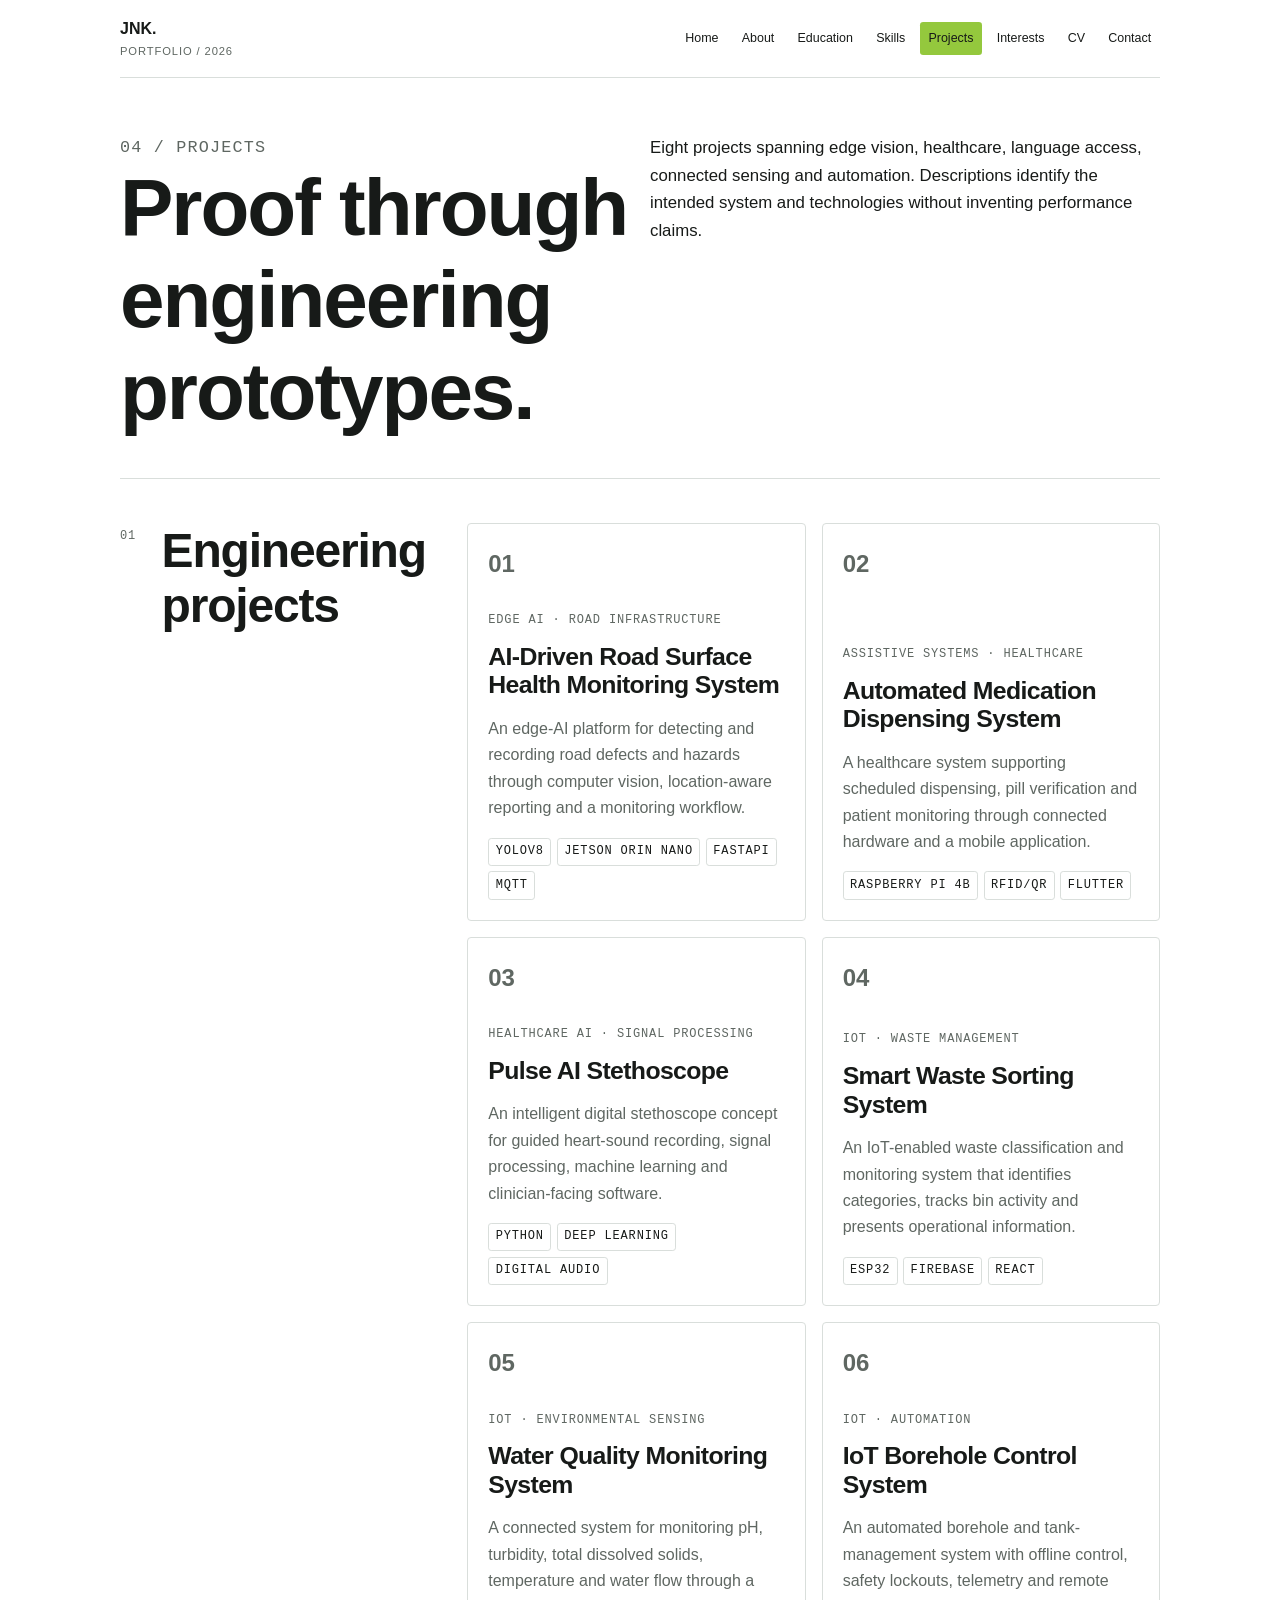
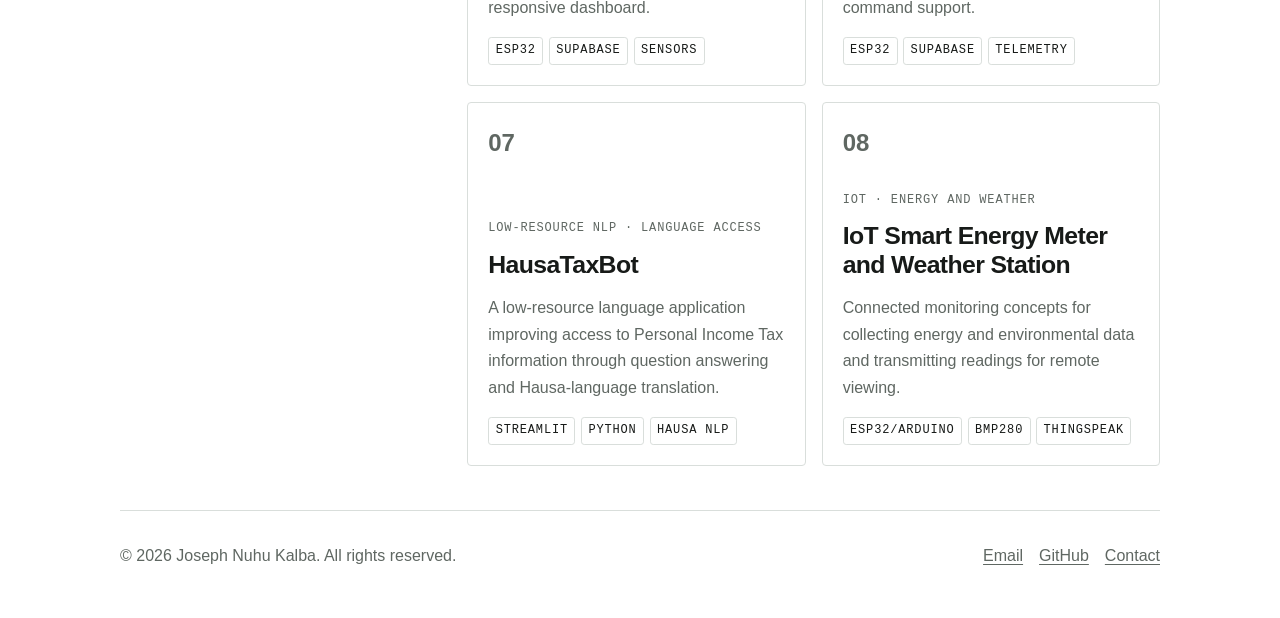
<file: projects.html>
<!doctype html>
<html lang="en">
<head>
  <meta charset="utf-8">
  <meta name="viewport" content="width=device-width, initial-scale=1">
  <meta name="description" content="Eight engineering projects and prototypes by Joseph Nuhu Kalba.">
  <title>Projects | Joseph Nuhu Kalba</title>
  <link rel="icon" href="assets/images/favicon.svg" type="image/svg+xml">
  <link rel="stylesheet" href="assets/css/style.css">
  <script type="application/ld+json">{"@context":"https://schema.org","@type":"CollectionPage","name":"Engineering Projects","author":{"@type":"Person","name":"Joseph Nuhu Kalba"},"mainEntity":{"@type":"ItemList","numberOfItems":8,"itemListElement":["AI-Driven Road Surface Health Monitoring System","Automated Medication Dispensing System","Pulse AI Stethoscope","Smart Waste Sorting System","Water Quality Monitoring System","IoT Borehole Control System","HausaTaxBot","IoT Smart Energy Meter and Weather Station"]}}</script>
</head>
<body>
  <a class="skip-link" href="#main-content">Skip to main content</a>
  <header class="site-header"><a class="brand" href="index.html">JNK.<span>Portfolio / 2026</span></a><nav class="site-nav" aria-label="Primary navigation"><ul><li><a href="index.html">Home</a></li><li><a href="about.html">About</a></li><li><a href="education.html">Education</a></li><li><a href="skills.html">Skills</a></li><li><a href="projects.html" aria-current="page">Projects</a></li><li><a href="hobbies.html">Interests</a></li><li><a href="cv.html">CV</a></li><li><a href="contact.html">Contact</a></li></ul></nav></header>
  <main id="main-content">
    <header class="page-intro"><div><p class="eyebrow">04 / Projects</p><h1>Proof through engineering prototypes.</h1></div><p>Eight projects spanning edge vision, healthcare, language access, connected sensing and automation. Descriptions identify the intended system and technologies without inventing performance claims.</p></header>
    <section class="section"><div class="section-heading"><span class="section-index">01</span><h2>Engineering projects</h2></div><div class="project-grid">
      <article class="project-card"><span class="number">01</span><div><p class="meta">Edge AI · Road infrastructure</p><h3>AI-Driven Road Surface Health Monitoring System</h3><p>An edge-AI platform for detecting and recording road defects and hazards through computer vision, location-aware reporting and a monitoring workflow.</p><div class="tags"><span class="tag">YOLOv8</span><span class="tag">Jetson Orin Nano</span><span class="tag">FastAPI</span><span class="tag">MQTT</span></div></div></article>
      <article class="project-card"><span class="number">02</span><div><p class="meta">Assistive systems · Healthcare</p><h3>Automated Medication Dispensing System</h3><p>A healthcare system supporting scheduled dispensing, pill verification and patient monitoring through connected hardware and a mobile application.</p><div class="tags"><span class="tag">Raspberry Pi 4B</span><span class="tag">RFID/QR</span><span class="tag">Flutter</span></div></div></article>
      <article class="project-card"><span class="number">03</span><div><p class="meta">Healthcare AI · Signal processing</p><h3>Pulse AI Stethoscope</h3><p>An intelligent digital stethoscope concept for guided heart-sound recording, signal processing, machine learning and clinician-facing software.</p><div class="tags"><span class="tag">Python</span><span class="tag">Deep learning</span><span class="tag">Digital audio</span></div></div></article>
      <article class="project-card"><span class="number">04</span><div><p class="meta">IoT · Waste management</p><h3>Smart Waste Sorting System</h3><p>An IoT-enabled waste classification and monitoring system that identifies categories, tracks bin activity and presents operational information.</p><div class="tags"><span class="tag">ESP32</span><span class="tag">Firebase</span><span class="tag">React</span></div></div></article>
      <article class="project-card"><span class="number">05</span><div><p class="meta">IoT · Environmental sensing</p><h3>Water Quality Monitoring System</h3><p>A connected system for monitoring pH, turbidity, total dissolved solids, temperature and water flow through a responsive dashboard.</p><div class="tags"><span class="tag">ESP32</span><span class="tag">Supabase</span><span class="tag">Sensors</span></div></div></article>
      <article class="project-card"><span class="number">06</span><div><p class="meta">IoT · Automation</p><h3>IoT Borehole Control System</h3><p>An automated borehole and tank-management system with offline control, safety lockouts, telemetry and remote command support.</p><div class="tags"><span class="tag">ESP32</span><span class="tag">Supabase</span><span class="tag">Telemetry</span></div></div></article>
      <article class="project-card"><span class="number">07</span><div><p class="meta">Low-resource NLP · Language access</p><h3>HausaTaxBot</h3><p>A low-resource language application improving access to Personal Income Tax information through question answering and Hausa-language translation.</p><div class="tags"><span class="tag">Streamlit</span><span class="tag">Python</span><span class="tag">Hausa NLP</span></div></div></article>
      <article class="project-card"><span class="number">08</span><div><p class="meta">IoT · Energy and weather</p><h3>IoT Smart Energy Meter and Weather Station</h3><p>Connected monitoring concepts for collecting energy and environmental data and transmitting readings for remote viewing.</p><div class="tags"><span class="tag">ESP32/Arduino</span><span class="tag">BMP280</span><span class="tag">ThingSpeak</span></div></div></article>
    </div></section>
  </main>
  <footer class="site-footer"><p>© 2026 Joseph Nuhu Kalba. All rights reserved.</p><div class="footer-links"><a href="mailto:njkalba@engineering.abu.edu.ng">Email</a><a href="https://github.com/nujoka1">GitHub</a><a href="contact.html">Contact</a></div></footer>
</body>
</html>
</file>
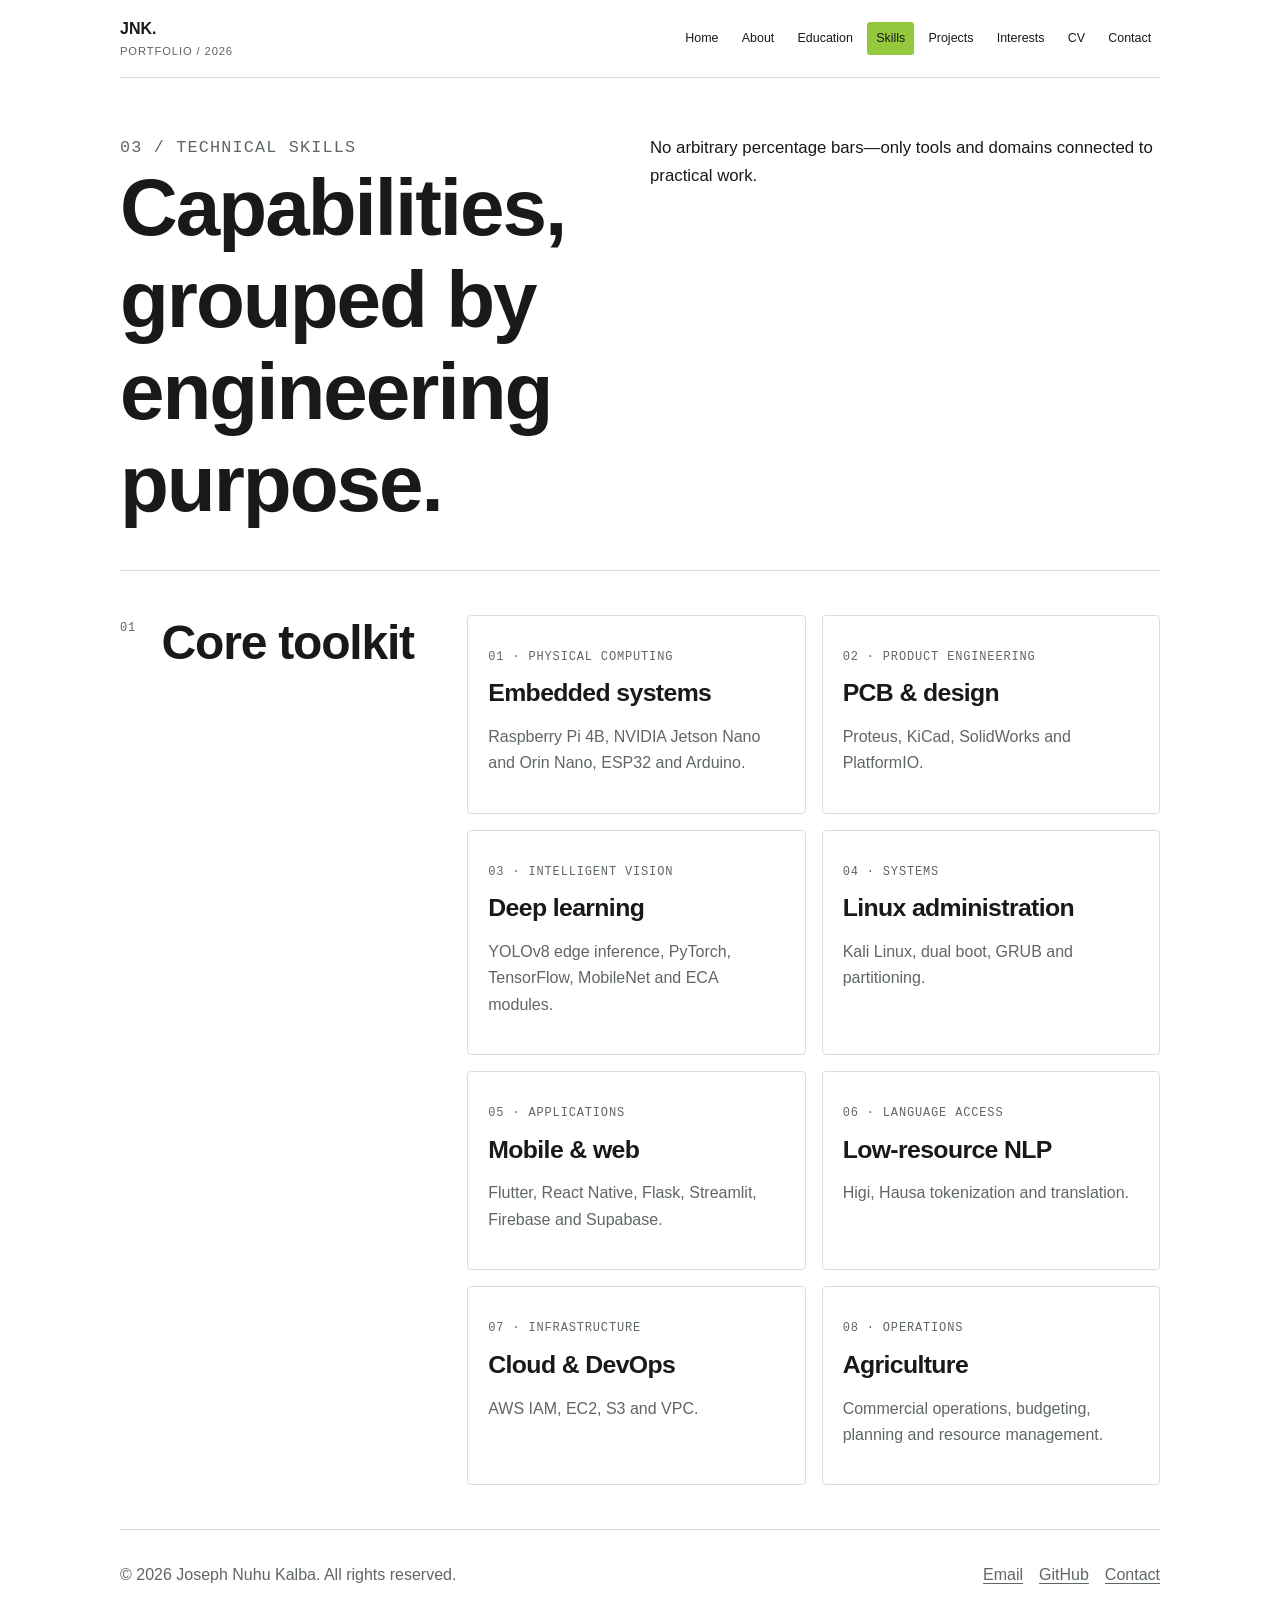
<file: skills.html>
<!doctype html><html lang="en"><head><meta charset="utf-8"><meta name="viewport" content="width=device-width, initial-scale=1"><meta name="description" content="Technical capabilities of Joseph Nuhu Kalba across embedded systems, AI, software, cloud and agriculture."><title>Technical Skills | Joseph Nuhu Kalba</title><link rel="icon" href="assets/images/favicon.svg" type="image/svg+xml"><link rel="stylesheet" href="assets/css/style.css"><script type="application/ld+json">{"@context":"https://schema.org","@type":"ItemList","name":"Technical skill groups","itemListElement":["Embedded systems","PCB and product design","Computer vision and deep learning","Linux administration","Mobile and web development","Low-resource NLP","Cloud and DevOps","Commercial agriculture"]}</script></head><body><a class="skip-link" href="#main-content">Skip to main content</a><header class="site-header"><a class="brand" href="index.html">JNK.<span>Portfolio / 2026</span></a><nav class="site-nav" aria-label="Primary navigation"><ul><li><a href="index.html">Home</a></li><li><a href="about.html">About</a></li><li><a href="education.html">Education</a></li><li><a href="skills.html" aria-current="page">Skills</a></li><li><a href="projects.html">Projects</a></li><li><a href="hobbies.html">Interests</a></li><li><a href="cv.html">CV</a></li><li><a href="contact.html">Contact</a></li></ul></nav></header><main id="main-content"><header class="page-intro"><div><p class="eyebrow">03 / Technical skills</p><h1>Capabilities, grouped by engineering purpose.</h1></div><p>No arbitrary percentage bars—only tools and domains connected to practical work.</p></header><section class="section"><div class="section-heading"><span class="section-index">01</span><h2>Core toolkit</h2></div><div class="skill-grid"><article class="skill-card"><p class="meta">01 · Physical computing</p><h3>Embedded systems</h3><p>Raspberry Pi 4B, NVIDIA Jetson Nano and Orin Nano, ESP32 and Arduino.</p></article><article class="skill-card"><p class="meta">02 · Product engineering</p><h3>PCB &amp; design</h3><p>Proteus, KiCad, SolidWorks and PlatformIO.</p></article><article class="skill-card"><p class="meta">03 · Intelligent vision</p><h3>Deep learning</h3><p>YOLOv8 edge inference, PyTorch, TensorFlow, MobileNet and ECA modules.</p></article><article class="skill-card"><p class="meta">04 · Systems</p><h3>Linux administration</h3><p>Kali Linux, dual boot, GRUB and partitioning.</p></article><article class="skill-card"><p class="meta">05 · Applications</p><h3>Mobile &amp; web</h3><p>Flutter, React Native, Flask, Streamlit, Firebase and Supabase.</p></article><article class="skill-card"><p class="meta">06 · Language access</p><h3>Low-resource NLP</h3><p>Higi, Hausa tokenization and translation.</p></article><article class="skill-card"><p class="meta">07 · Infrastructure</p><h3>Cloud &amp; DevOps</h3><p>AWS IAM, EC2, S3 and VPC.</p></article><article class="skill-card"><p class="meta">08 · Operations</p><h3>Agriculture</h3><p>Commercial operations, budgeting, planning and resource management.</p></article></div></section></main><footer class="site-footer"><p>© 2026 Joseph Nuhu Kalba. All rights reserved.</p><div class="footer-links"><a href="mailto:njkalba@engineering.abu.edu.ng">Email</a><a href="https://github.com/nujoka1">GitHub</a><a href="contact.html">Contact</a></div></footer></body></html>
</file>
<file: assets/css/style.css>
:root {
  --ink: #171a18;
  --paper: #ffffff;
  --muted: #5f6762;
  --line: #d9dedb;
  --accent: #94c83d;
  --soft: #f4f6f3;
  --max: 1040px;
}

* {
  box-sizing: border-box;
}

html {
  scroll-behavior: smooth;
}

body {
  margin: 0;
  color: var(--ink);
  background: var(--paper);
  font-family: Arial, Helvetica, sans-serif;
  font-size: 1rem;
  line-height: 1.65;
}

a {
  color: inherit;
  text-underline-offset: 0.2em;
}

a:hover {
  color: #416d00;
}

img {
  display: block;
  max-width: 100%;
}

.skip-link {
  position: fixed;
  top: 0.5rem;
  left: 0.5rem;
  z-index: 100;
  padding: 0.65rem 0.9rem;
  background: var(--accent);
  transform: translateY(-160%);
}

.skip-link:focus {
  transform: translateY(0);
}

:focus-visible {
  outline: 3px solid #416d00;
  outline-offset: 3px;
}

.site-header,
main,
.site-footer {
  width: min(calc(100% - 2rem), var(--max));
  margin-inline: auto;
}

.site-header {
  padding: 1rem 0;
  border-bottom: 1px solid var(--line);
}

.brand {
  display: inline-block;
  margin-bottom: 0.8rem;
  font-weight: 700;
  text-decoration: none;
}

.brand span {
  display: block;
  color: var(--muted);
  font-size: 0.7rem;
  font-weight: 400;
  letter-spacing: 0.08em;
  text-transform: uppercase;
}

.site-nav ul {
  display: flex;
  flex-wrap: wrap;
  gap: 0.35rem;
  margin: 0;
  padding: 0;
  list-style: none;
}

.site-nav a {
  display: block;
  padding: 0.4rem 0.55rem;
  border-radius: 0.2rem;
  font-size: 0.78rem;
  text-decoration: none;
}

.site-nav a:hover,
.site-nav a[aria-current="page"] {
  color: var(--ink);
  background: var(--accent);
}

main {
  min-height: 70vh;
}

.hero {
  padding: 4rem 0 2.5rem;
}

.eyebrow,
.section-index,
.meta,
.tag {
  font-family: "Courier New", monospace;
  font-size: 0.75rem;
  letter-spacing: 0.07em;
  text-transform: uppercase;
}

.eyebrow {
  margin-bottom: 0.8rem;
  color: var(--muted);
}

h1,
h2,
h3 {
  margin: 0;
  line-height: 1.15;
  letter-spacing: -0.025em;
}

h1 {
  max-width: 17ch;
  font-size: clamp(2.35rem, 7vw, 5rem);
}

h2 {
  font-size: clamp(1.75rem, 4.5vw, 3rem);
}

h3 {
  font-size: clamp(1.15rem, 2.2vw, 1.55rem);
}

p {
  max-width: 72ch;
}

.hero-bottom {
  display: grid;
  gap: 1.5rem;
  margin-top: 2.5rem;
  padding-top: 2rem;
  border-top: 1px solid var(--line);
}

.hero-copy {
  font-size: clamp(1.05rem, 2vw, 1.3rem);
}

.profile-portrait {
  width: min(100%, 15rem);
  aspect-ratio: 4 / 5;
  object-fit: cover;
  border: 1px solid var(--line);
}

.hero-meta {
  display: flex;
  flex-wrap: wrap;
  gap: 0.5rem 1.2rem;
  color: var(--muted);
}

.page-intro {
  display: grid;
  gap: 1.25rem;
  padding: 3.5rem 0 2.5rem;
  border-bottom: 1px solid var(--line);
}

.page-intro p {
  margin: 0;
  font-size: 1.05rem;
}

.section {
  display: grid;
  gap: 1.5rem;
  padding: 2.75rem 0;
  border-bottom: 1px solid var(--line);
}

.section-heading {
  display: grid;
  grid-template-columns: 2rem minmax(0, 1fr);
  gap: 0.6rem;
  align-items: start;
}

.section-index {
  padding-top: 0.25rem;
  color: var(--muted);
}

.grid-2,
.grid-3,
.project-grid,
.skill-grid {
  display: grid;
  gap: 1rem;
}

.card,
.project-card,
.skill-card {
  padding: 1.25rem;
  border: 1px solid var(--line);
  border-radius: 0.25rem;
  background: var(--paper);
}

.card:hover,
.project-card:hover,
.skill-card:hover {
  border-color: #87908a;
  background: var(--soft);
}

.card p,
.project-card p,
.skill-card p {
  color: var(--muted);
}

.project-card {
  display: flex;
  flex-direction: column;
  justify-content: space-between;
}

.project-card .number {
  margin-bottom: 1rem;
  color: var(--muted);
  font-size: 1.5rem;
  font-weight: 700;
}

.tags {
  display: flex;
  flex-wrap: wrap;
  gap: 0.35rem;
  margin-top: 1rem;
}

.tag {
  padding: 0.2rem 0.4rem;
  border: 1px solid var(--line);
  border-radius: 0.2rem;
}

.fact-list,
.timeline,
.contact-list {
  margin: 0;
  padding: 0;
  list-style: none;
}

.fact-list li,
.contact-list li,
.timeline li {
  display: grid;
  gap: 0.35rem;
  padding: 1rem 0;
  border-top: 1px solid var(--line);
}

.timeline p {
  margin: 0;
  color: var(--muted);
}

.statement {
  max-width: 38ch;
  font-size: clamp(1.35rem, 3vw, 2rem);
  line-height: 1.35;
}

.button {
  display: inline-flex;
  width: fit-content;
  padding: 0.65rem 0.85rem;
  border: 1px solid var(--ink);
  border-radius: 0.2rem;
  background: var(--accent);
  font-weight: 700;
  text-decoration: none;
}

.button:hover {
  color: var(--paper);
  background: var(--ink);
}

.note {
  padding: 1rem;
  border-left: 0.25rem solid var(--accent);
  background: var(--soft);
}

.contact-panel {
  display: grid;
  gap: 1.5rem;
  padding: 2rem;
  background: var(--soft);
  border: 1px solid var(--line);
}

.contact-panel a {
  color: #416d00;
}

.cv-block {
  padding: 1.25rem 0;
  border-top: 1px solid var(--line);
}

.cv-block h3 {
  margin-bottom: 0.5rem;
}

.site-footer {
  display: grid;
  gap: 1rem;
  padding: 2rem 0 3rem;
  color: var(--muted);
}

.site-footer p {
  margin: 0;
}

.footer-links {
  display: flex;
  flex-wrap: wrap;
  gap: 1rem;
}

@media (min-width: 700px) {
  .site-header {
    display: flex;
    justify-content: space-between;
    align-items: center;
  }

  .brand {
    margin-bottom: 0;
  }

  .hero-bottom,
  .page-intro {
    grid-template-columns: 1fr 1fr;
  }

  .grid-2,
  .project-grid,
  .skill-grid {
    grid-template-columns: repeat(2, minmax(0, 1fr));
  }

  .grid-3 {
    grid-template-columns: repeat(3, minmax(0, 1fr));
  }

  .timeline li {
    grid-template-columns: 9rem 1fr;
  }

  .site-footer {
    grid-template-columns: 1fr auto;
    align-items: end;
  }
}

@media (min-width: 960px) {
  .section {
    grid-template-columns: minmax(13rem, 0.7fr) minmax(0, 1.5fr);
  }
}

@media (prefers-reduced-motion: reduce) {
  html {
    scroll-behavior: auto;
  }
}

@media print {
  .site-header,
  .site-footer,
  .skip-link,
  .button {
    display: none;
  }

  body {
    color: black;
    background: white;
  }

  main {
    width: 100%;
  }
}
</file>
